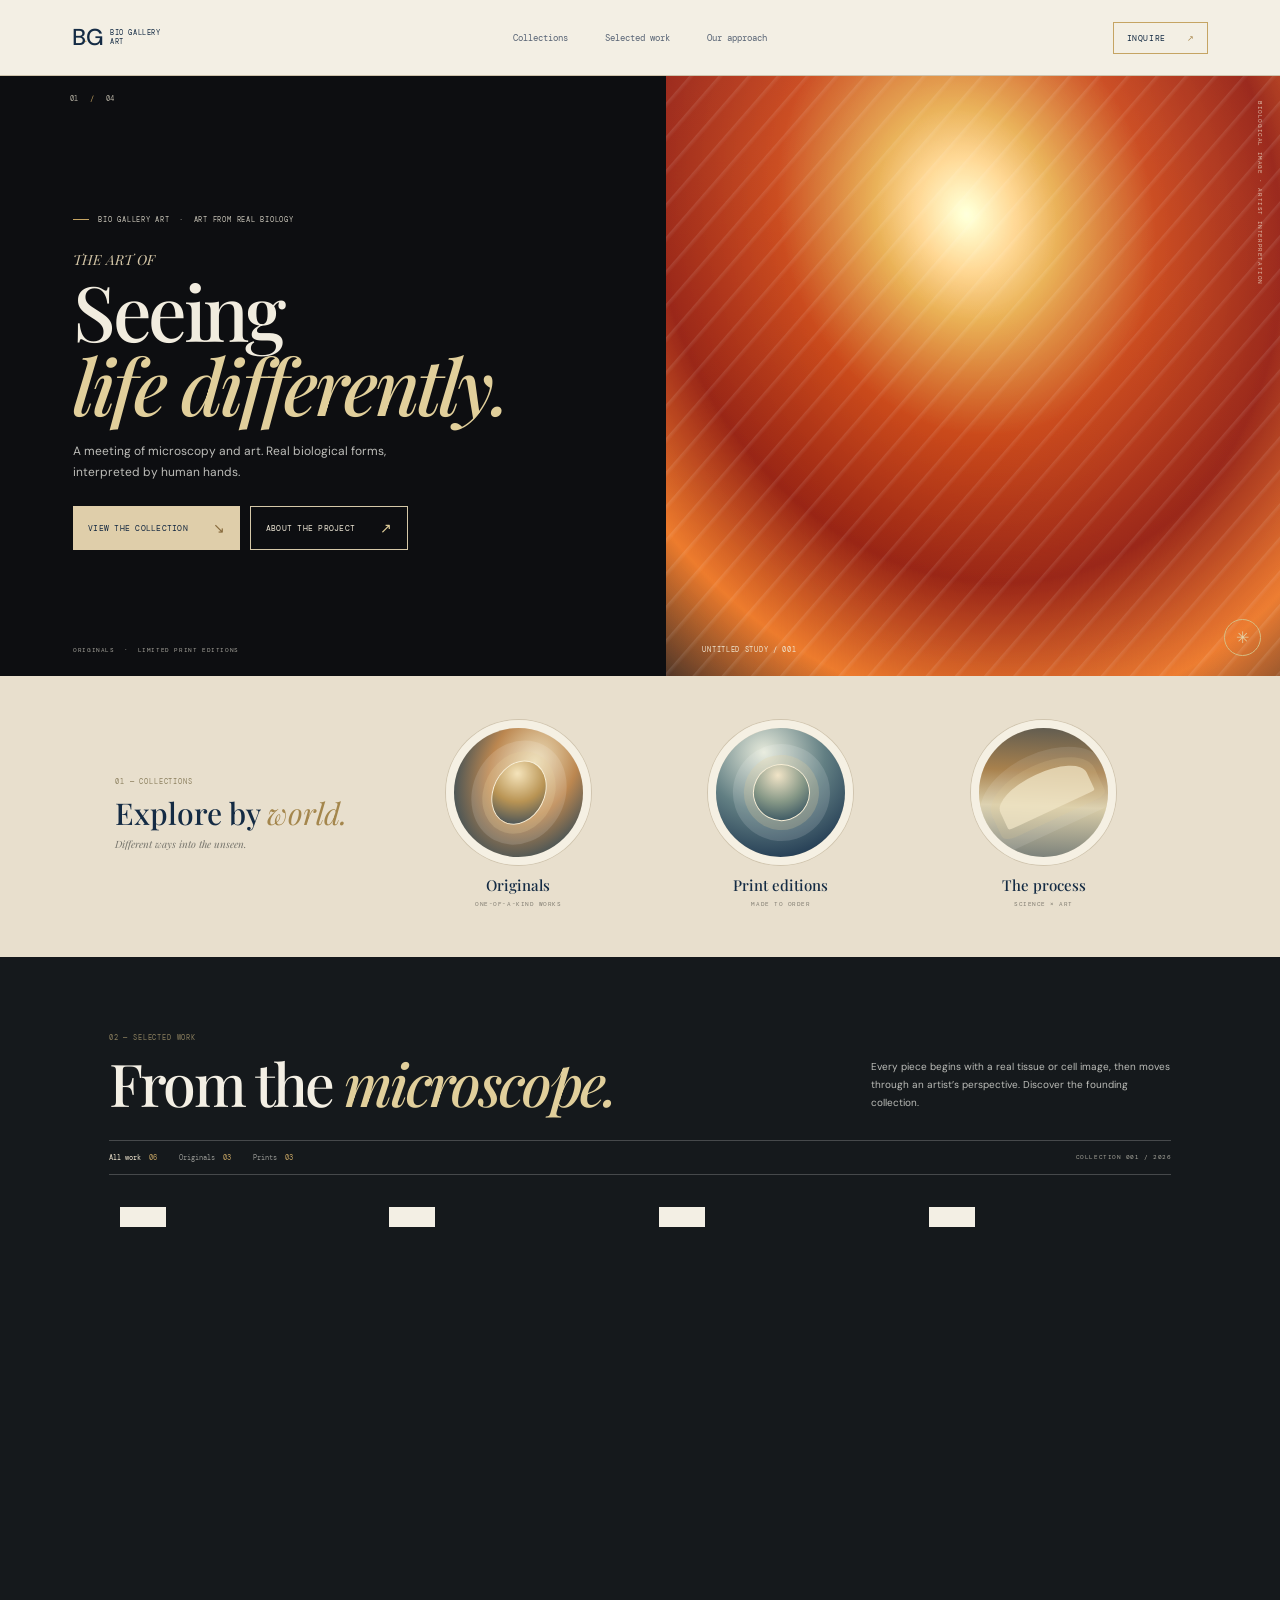
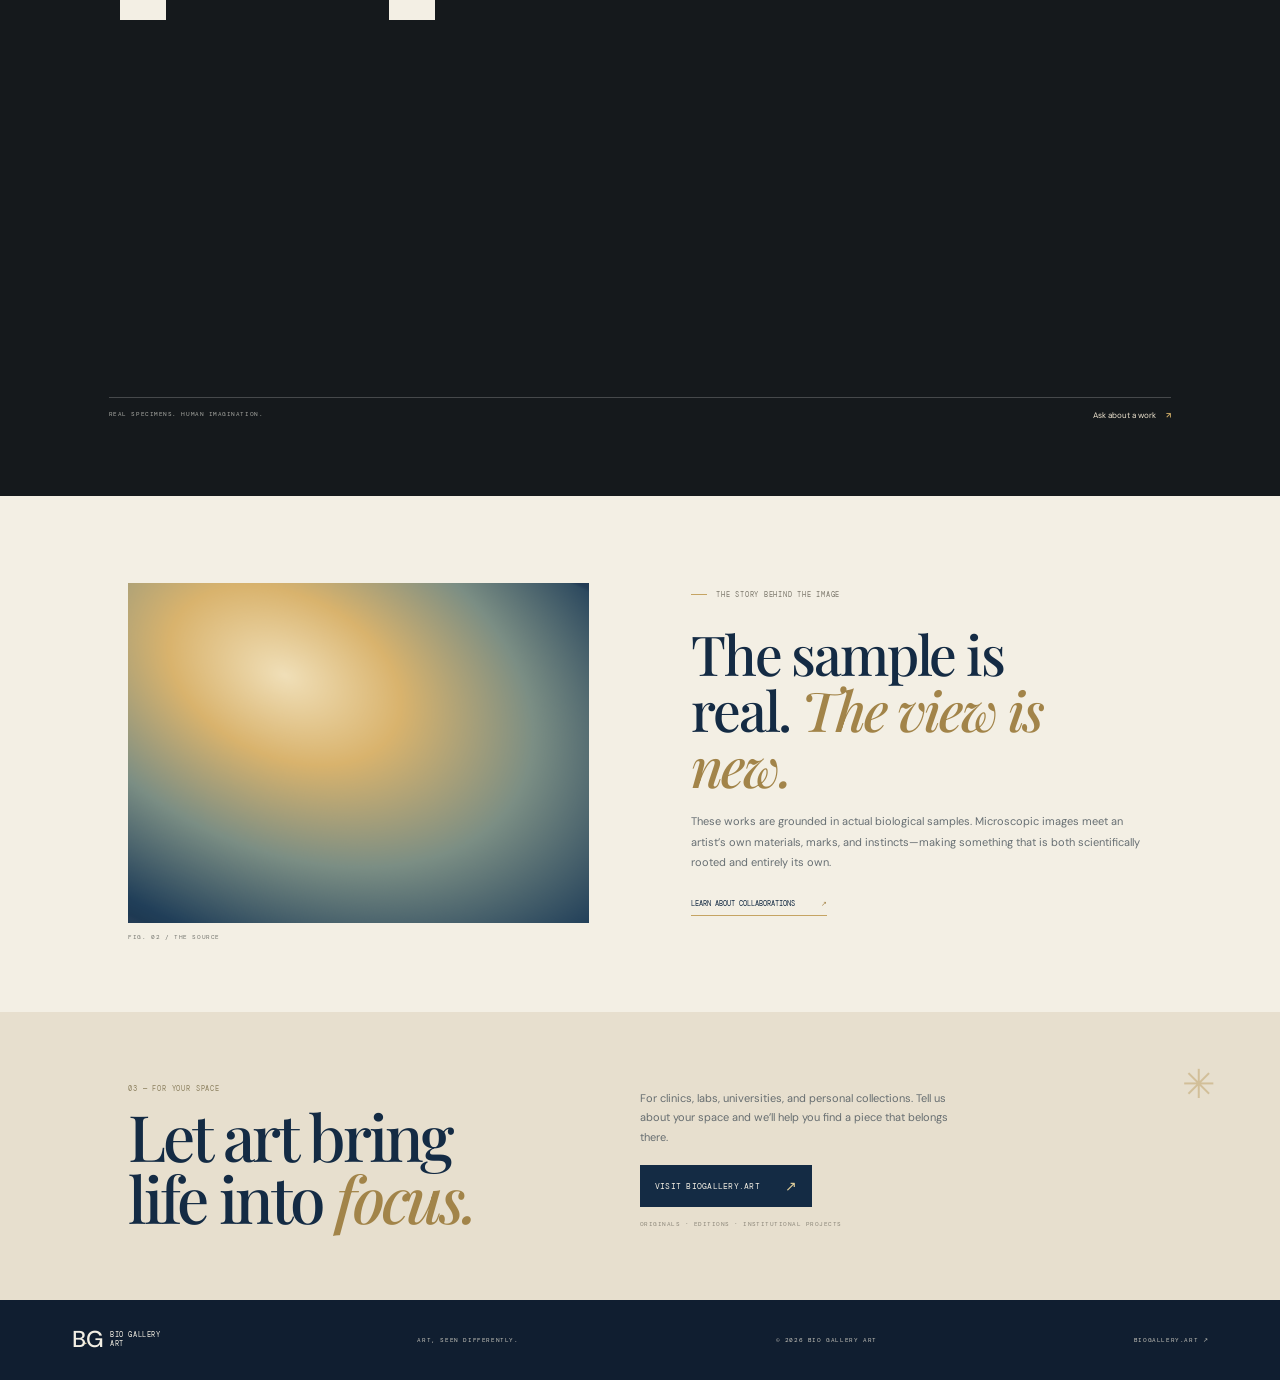
<file: index.html>
<!doctype html>
<html lang="en">
<head>
  <meta charset="utf-8"><meta name="viewport" content="width=device-width, initial-scale=1"><meta name="theme-color" content="#172d45">
  <meta name="description" content="Artworks shaped by biology, microscopy, and human imagination.">
  <title>Bio Gallery Art — Original works from the living world</title>
  <link rel="preconnect" href="https://fonts.googleapis.com"><link rel="preconnect" href="https://fonts.gstatic.com" crossorigin>
  <link href="https://fonts.googleapis.com/css2?family=DM+Mono:wght@400;500&family=DM+Sans:wght@400;500;600;700&family=Playfair+Display:ital,wght@0,500;0,600;1,500;1,600&display=swap" rel="stylesheet">
  <link rel="stylesheet" href="portfolio.css"><script src="portfolio.js" defer></script>
</head>
<body>
  <header class="site-header"><a class="brand" href="#top" aria-label="Bio Gallery Art home"><span class="brand-mark">B<span>·</span>G</span><span>BIO GALLERY<br>ART</span></a><nav class="navigation"><a href="#collections">Collections</a><a href="#works">Selected work</a><a href="#about">Our approach</a></nav><a class="header-link" href="#contact">Inquire <span>↗</span></a><button class="nav-toggle" aria-label="Open navigation" aria-expanded="false"><i></i><i></i></button></header>
  <main id="top">
    <section class="hero"><div class="hero-copy"><p class="micro-label"><span></span> BIO GALLERY ART &nbsp;·&nbsp; ART FROM REAL BIOLOGY</p><p class="hero-pretitle">THE ART OF</p><h1>Seeing<br><em>life differently.</em></h1><p class="hero-description">A meeting of microscopy and art. Real biological forms, interpreted by human hands.</p><div class="hero-buttons"><a class="button button-gold" href="#works">View the collection <b>↘</b></a><a class="button button-outline" href="#about">About the project <b>↗</b></a></div><div class="hero-smallprint">ORIGINALS &nbsp;·&nbsp; LIMITED PRINT EDITIONS</div></div><div class="hero-art"><div class="painting painting-hero" data-art="hero" role="img" aria-label="Expressive abstract artwork inspired by cellular forms"></div><span class="art-caption">UNTITLED STUDY / 001</span><span class="art-caption-vertical">BIOLOGICAL IMAGE · ARTIST INTERPRETATION</span><div class="gold-corner">✳</div></div><span class="hero-count">01 <i>/</i> 04</span></section>
    <section class="collections" id="collections"><div class="collections-heading"><p class="section-number">01 — COLLECTIONS</p><h2>Explore by <em>world.</em></h2><p>Different ways into the unseen.</p></div><div class="collection-circles"><a class="collection-circle" href="#works" data-go-filter="original"><span class="circle-art circle-abstract" data-art="circleA"></span><span class="circle-name">Originals</span><span class="circle-sub">ONE-OF-A-KIND WORKS</span></a><a class="collection-circle" href="#works" data-go-filter="print"><span class="circle-art circle-cell" data-art="circleB"></span><span class="circle-name">Print editions</span><span class="circle-sub">MADE TO ORDER</span></a><a class="collection-circle" href="#about"><span class="circle-art circle-landscape" data-art="circleC"></span><span class="circle-name">The process</span><span class="circle-sub">SCIENCE × ART</span></a></div></section>
    <section class="works" id="works"><div class="works-heading"><div><p class="section-number">02 — SELECTED WORK</p><h2>From the <em>microscope.</em></h2></div><div class="works-intro"><p>Every piece begins with a real tissue or cell image, then moves through an artist’s perspective. Discover the founding collection.</p></div></div><div class="work-filter"><button class="active" data-filter="all">All work <span>06</span></button><button data-filter="original">Originals <span>03</span></button><button data-filter="print">Prints <span>03</span></button><span class="work-caption">COLLECTION 001 / 2026</span></div><div class="artwork-grid" id="artwork-grid"></div><div class="works-bottom"><span>REAL SPECIMENS. HUMAN IMAGINATION.</span><a href="#contact">Ask about a work <b>↗</b></a></div></section>
    <section class="about" id="about"><div class="about-visual"><div class="painting painting-about" data-art="about" role="img" aria-label="Detail of a gold and blue abstract biological image"></div><span class="about-figure">FIG. 02 / THE SOURCE</span></div><div class="about-copy"><p class="micro-label"><span></span> THE STORY BEHIND THE IMAGE</p><h2>The sample is<br>real. <em>The view is new.</em></h2><p>These works are grounded in actual biological samples. Microscopic images meet an artist’s own materials, marks, and instincts—making something that is both scientifically rooted and entirely its own.</p><a class="underlined-link" href="#contact">Learn about collaborations <b>↗</b></a></div></section>
    <section class="contact" id="contact"><div><p class="section-number">03 — FOR YOUR SPACE</p><h2>Let art bring<br>life into <em>focus.</em></h2></div><div class="contact-right"><p>For clinics, labs, universities, and personal collections. Tell us about your space and we’ll help you find a piece that belongs there.</p><a href="https://biogallery.art" class="button button-navy">Visit BioGallery.art <b>↗</b></a><span>ORIGINALS · EDITIONS · INSTITUTIONAL PROJECTS</span></div><div class="contact-star">✳</div></section>
  </main>
  <footer class="footer"><a class="brand" href="#top"><span class="brand-mark">B<span>·</span>G</span><span>BIO GALLERY<br>ART</span></a><span>ART, SEEN DIFFERENTLY.</span><span>© 2026 BIO GALLERY ART</span><a href="https://biogallery.art">BIOGALLERY.ART ↗</a></footer>
  <dialog class="art-dialog" id="art-dialog"><button class="dialog-close" aria-label="Close artwork details">×</button><div class="dialog-layout"></div></dialog>
</body></html>
</file>
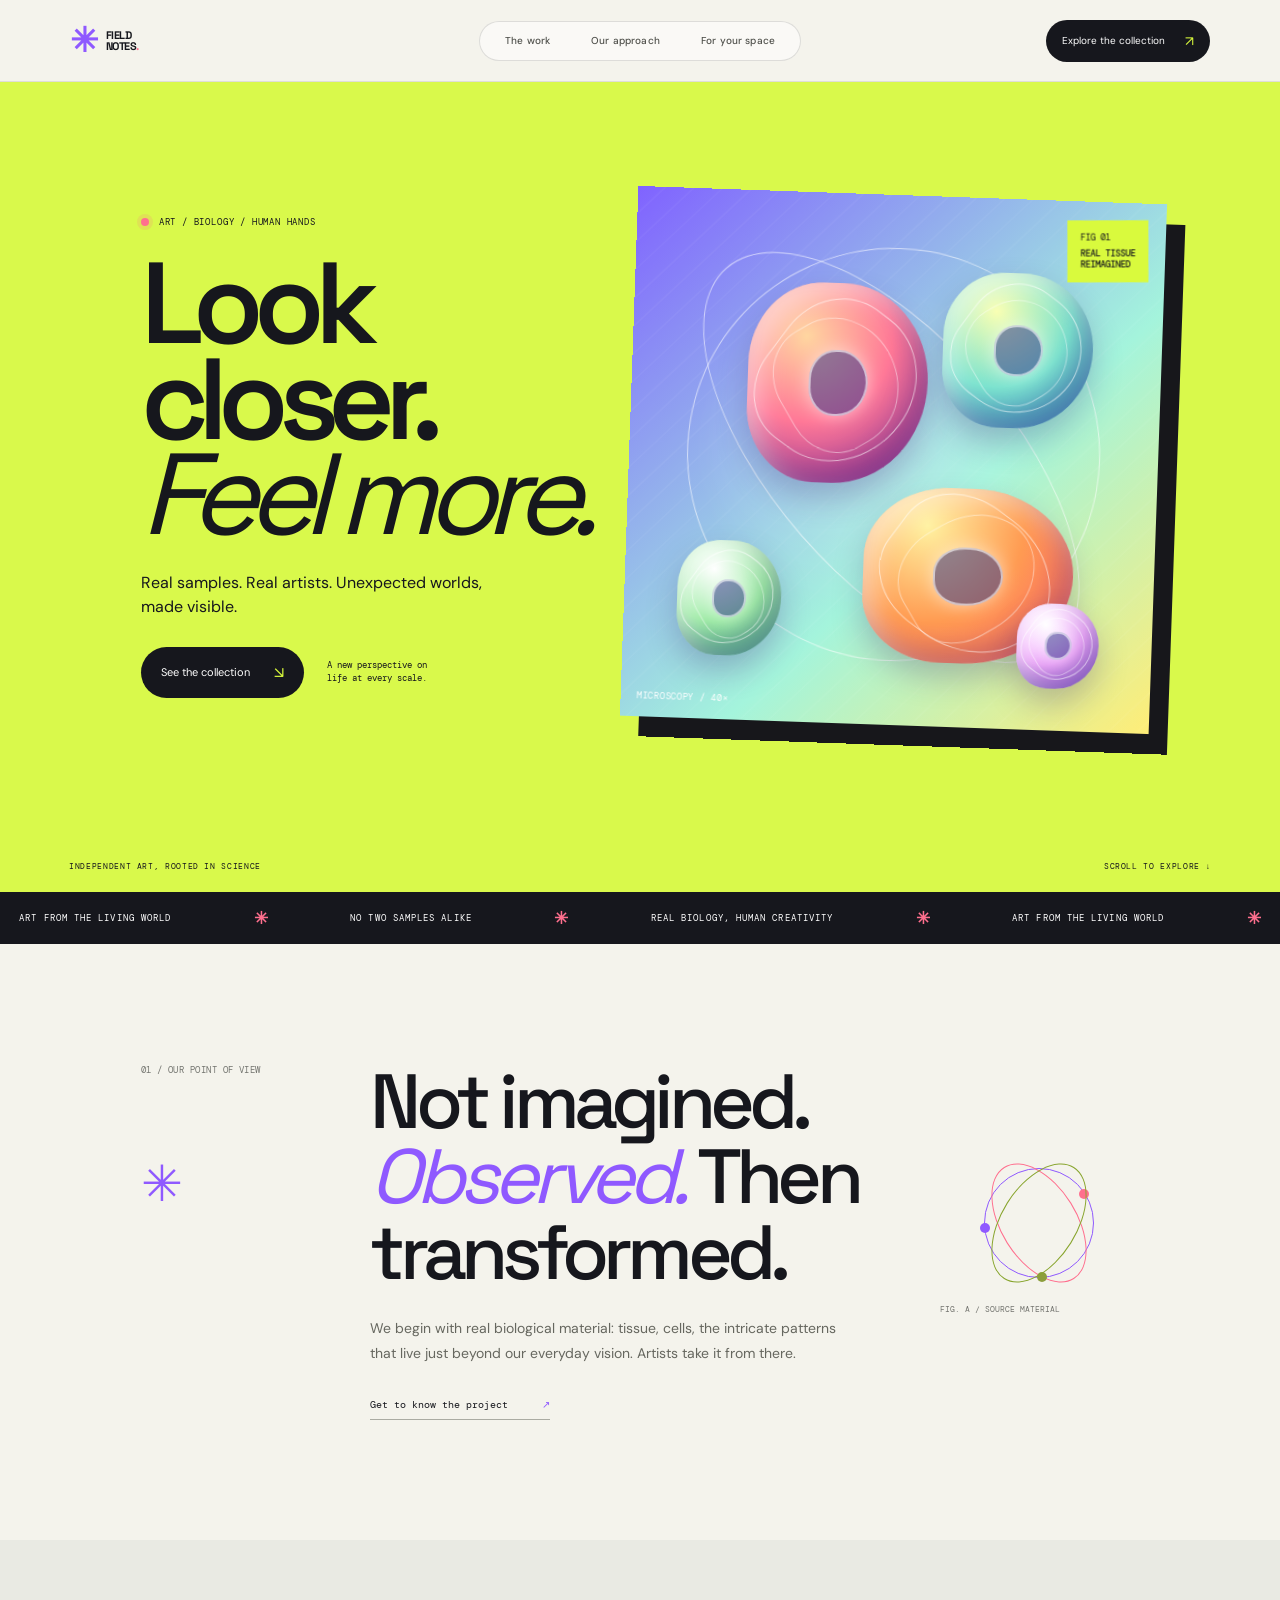
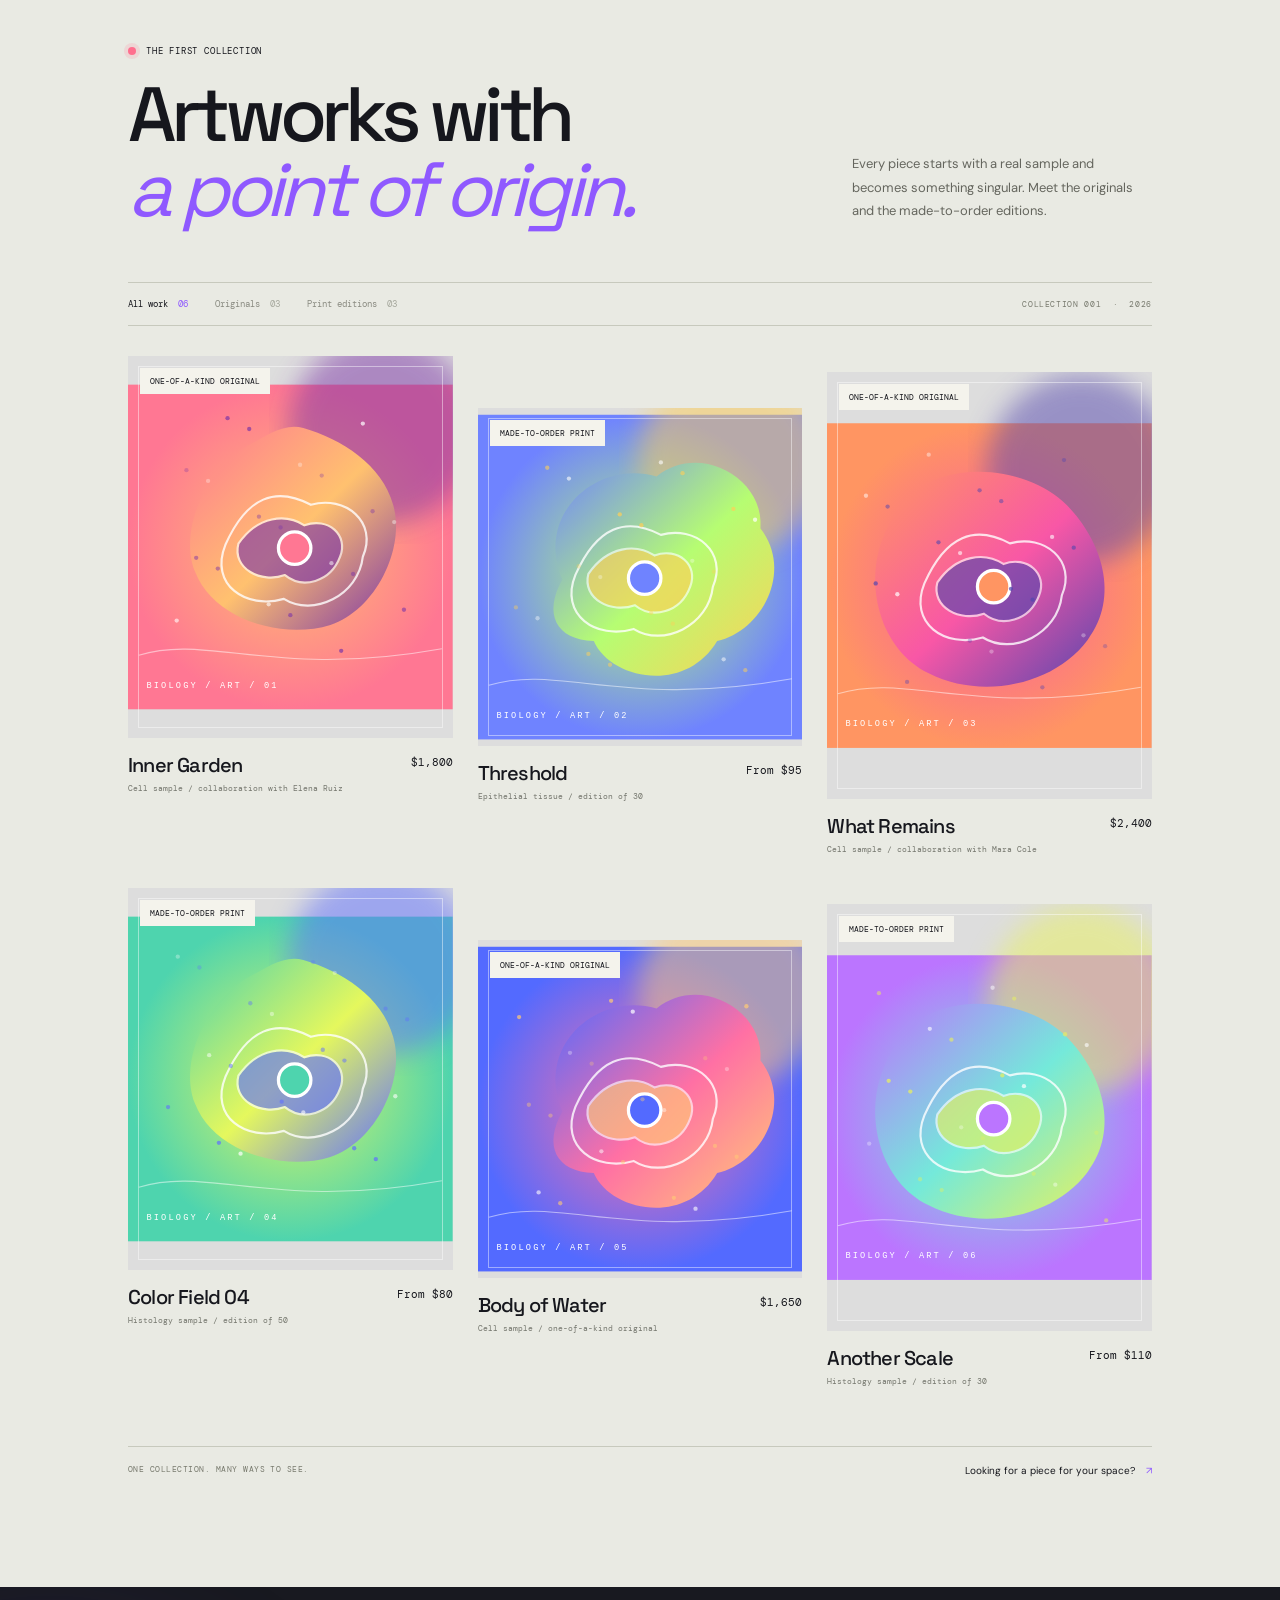
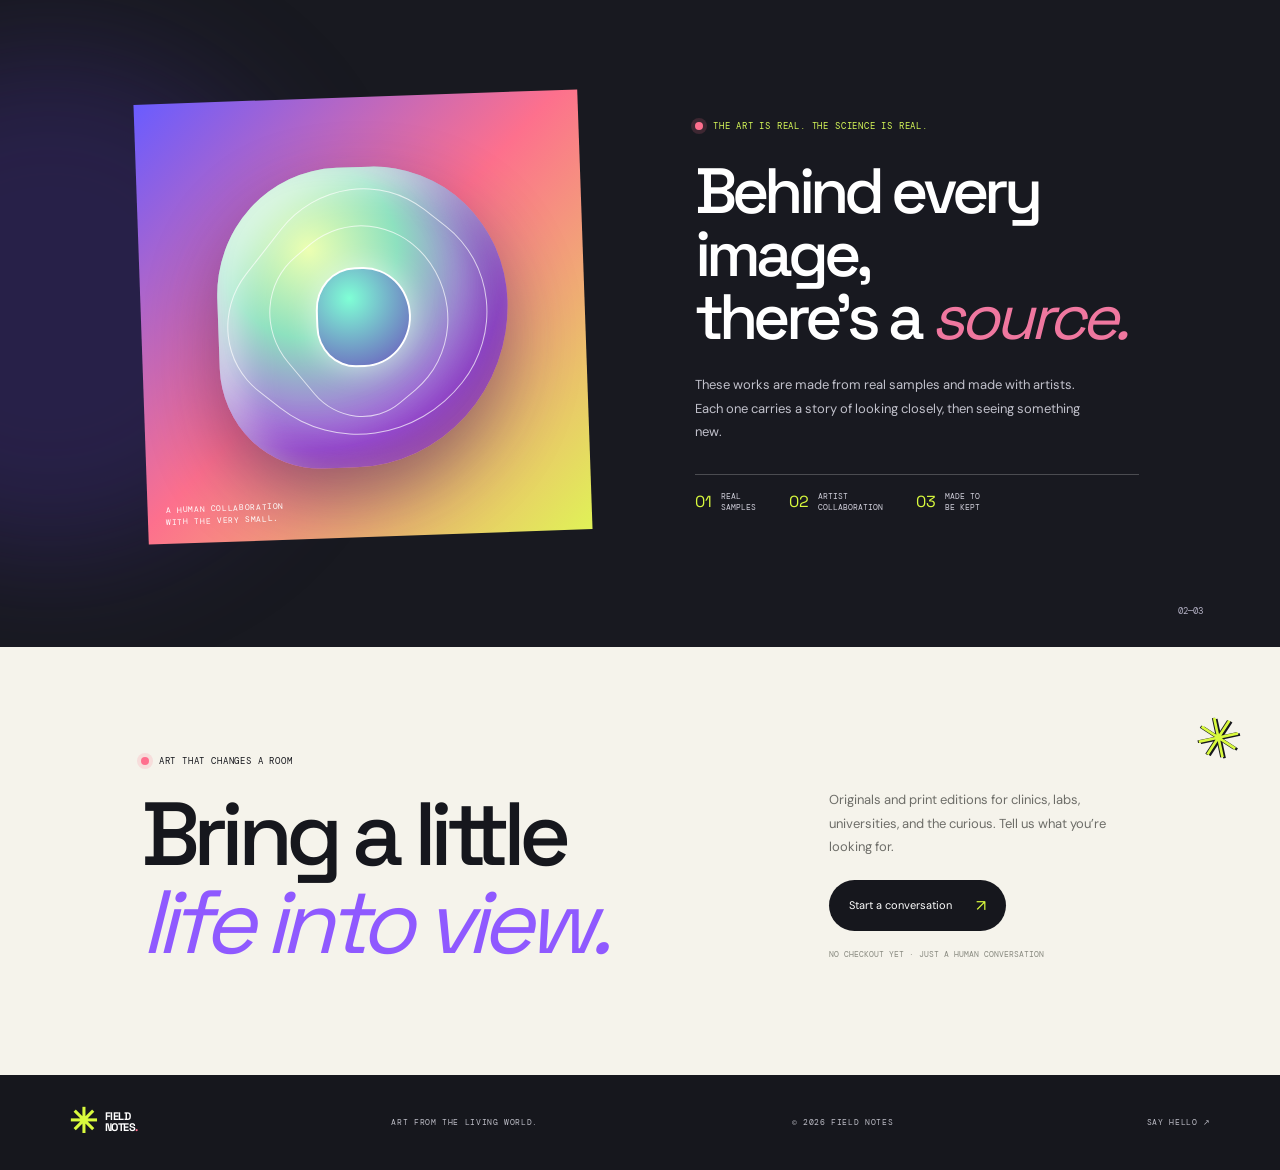
<file: concept.html>
<!doctype html>
<html lang="en">
<head>
  <meta charset="utf-8">
  <meta name="viewport" content="width=device-width, initial-scale=1">
  <meta name="theme-color" content="#f4f3ec">
  <meta name="description" content="Biology, seen differently. Original artworks and editions born from real microscopy.">
  <title>FIELD NOTES — Art from the living world</title>
  <link rel="preconnect" href="https://fonts.googleapis.com">
  <link rel="preconnect" href="https://fonts.gstatic.com" crossorigin>
  <link href="https://fonts.googleapis.com/css2?family=DM+Mono:wght@400;500&family=DM+Sans:wght@400;500;600;700&family=Space+Grotesk:wght@400;500;600;700&display=swap" rel="stylesheet">
  <link rel="stylesheet" href="concept.css">
  <script src="concept.js" defer></script>
</head>
<body>
  <header class="topbar"><a class="brand" href="#top" aria-label="Field Notes home"><span class="brand-icon">✳</span><span>FIELD<br>NOTES<span class="brand-period">.</span></span></a><nav class="nav"><a href="#work">The work</a><a href="#method">Our approach</a><a href="#contact">For your space</a></nav><a class="top-cta" href="#work">Explore the collection <span>↗</span></a><button class="menu" aria-label="Open menu" aria-expanded="false"><i></i><i></i></button></header>
  <main id="top">
    <section class="hero">
      <div class="hero-noise"></div><div class="hero-copy"><p class="eyebrow"><span class="pulse"></span> ART / BIOLOGY / HUMAN HANDS</p><h1>Look closer.<br><span>Feel more.</span></h1><p class="hero-lede">Real samples. Real artists. Unexpected worlds, made visible.</p><div class="hero-actions"><a class="pill-button" href="#work">See the collection <span>↘</span></a><span class="hero-caption">A new perspective on life at every scale.</span></div></div>
      <div class="hero-visual" aria-label="Abstract colorful cell inspired illustration"><div class="orbit orbit-a"></div><div class="orbit orbit-b"></div><div class="hero-cell cell-one"><span></span></div><div class="hero-cell cell-two"><span></span></div><div class="hero-cell cell-three"><span></span></div><div class="hero-cell cell-four"><span></span></div><div class="hero-cell cell-five"><span></span></div><div class="hero-chip">FIG 01 <b>REAL TISSUE<br>REIMAGINED</b></div><div class="hero-side">MICROSCOPY / 40×</div></div>
      <div class="hero-bottom"><span>INDEPENDENT ART, ROOTED IN SCIENCE</span><span>SCROLL TO EXPLORE ↓</span></div>
    </section>
    <section class="ticker"><div class="ticker-track"><span>ART FROM THE LIVING WORLD</span><b>✳</b><span>NO TWO SAMPLES ALIKE</span><b>✳</b><span>REAL BIOLOGY, HUMAN CREATIVITY</span><b>✳</b><span>ART FROM THE LIVING WORLD</span><b>✳</b></div></section>
    <section class="intro" id="method"><div class="intro-label"><span>01 / OUR POINT OF VIEW</span><span class="asterisk">✳</span></div><div class="intro-main"><h2>Not imagined.<br><em>Observed.</em> Then transformed.</h2><p>We begin with real biological material: tissue, cells, the intricate patterns that live just beyond our everyday vision. Artists take it from there.</p><a class="underlink" href="#contact">Get to know the project <span>↗</span></a></div><div class="intro-aside"><div class="mini-orbit"><i></i><i></i><i></i></div><span>FIG. A / SOURCE MATERIAL</span></div></section>
    <section class="work" id="work"><div class="work-head"><div><p class="eyebrow"><span class="pulse"></span> THE FIRST COLLECTION</p><h2>Artworks with<br><em>a point of origin.</em></h2></div><p class="work-intro">Every piece starts with a real sample and becomes something singular. Meet the originals and the made-to-order editions.</p></div><div class="work-controls"><div class="filter-list" role="group" aria-label="Filter artworks"><button class="filter active" data-filter="all">All work <span>06</span></button><button class="filter" data-filter="original">Originals <span>03</span></button><button class="filter" data-filter="print">Print editions <span>03</span></button></div><span class="work-index">COLLECTION 001 &nbsp;·&nbsp; 2026</span></div><div class="art-grid" id="art-grid"></div><div class="work-foot"><span>ONE COLLECTION. MANY WAYS TO SEE.</span><a href="#contact">Looking for a piece for your space? <span>↗</span></a></div></section>
    <section class="manifesto"><div class="manifesto-art"><div class="big-cell"><span></span></div><span class="manifesto-tag">A HUMAN COLLABORATION<br>WITH THE VERY SMALL.</span></div><div class="manifesto-copy"><p class="eyebrow"><span class="pulse"></span> THE ART IS REAL. THE SCIENCE IS REAL.</p><h2>Behind every image,<br>there's a <em>source.</em></h2><p>These works are made from real samples and made with artists. Each one carries a story of looking closely, then seeing something new.</p><div class="facts"><div><b>01</b><span>REAL<br>SAMPLES</span></div><div><b>02</b><span>ARTIST<br>COLLABORATION</span></div><div><b>03</b><span>MADE TO<br>BE KEPT</span></div></div></div><span class="manifesto-index">02—03</span></section>
    <section class="contact" id="contact"><div><p class="eyebrow"><span class="pulse"></span> ART THAT CHANGES A ROOM</p><h2>Bring a little<br><em>life into view.</em></h2></div><div class="contact-side"><p>Originals and print editions for clinics, labs, universities, and the curious. Tell us what you’re looking for.</p><a class="pill-button dark" href="mailto:hello@fieldnotes.art?subject=Artwork%20inquiry">Start a conversation <span>↗</span></a><small>NO CHECKOUT YET · JUST A HUMAN CONVERSATION</small></div><span class="contact-flower">✳</span></section>
  </main>
  <footer class="footer"><a class="brand footer-brand" href="#top"><span class="brand-icon">✳</span><span>FIELD<br>NOTES<span class="brand-period">.</span></span></a><span>ART FROM THE LIVING WORLD.</span><span>© 2026 FIELD NOTES</span><a href="mailto:hello@fieldnotes.art">SAY HELLO ↗</a></footer>
  <dialog class="art-dialog" id="art-dialog"><button class="dialog-x" aria-label="Close artwork details">×</button><div class="dialog-inner"></div></dialog>
</body>
</html>
</file>
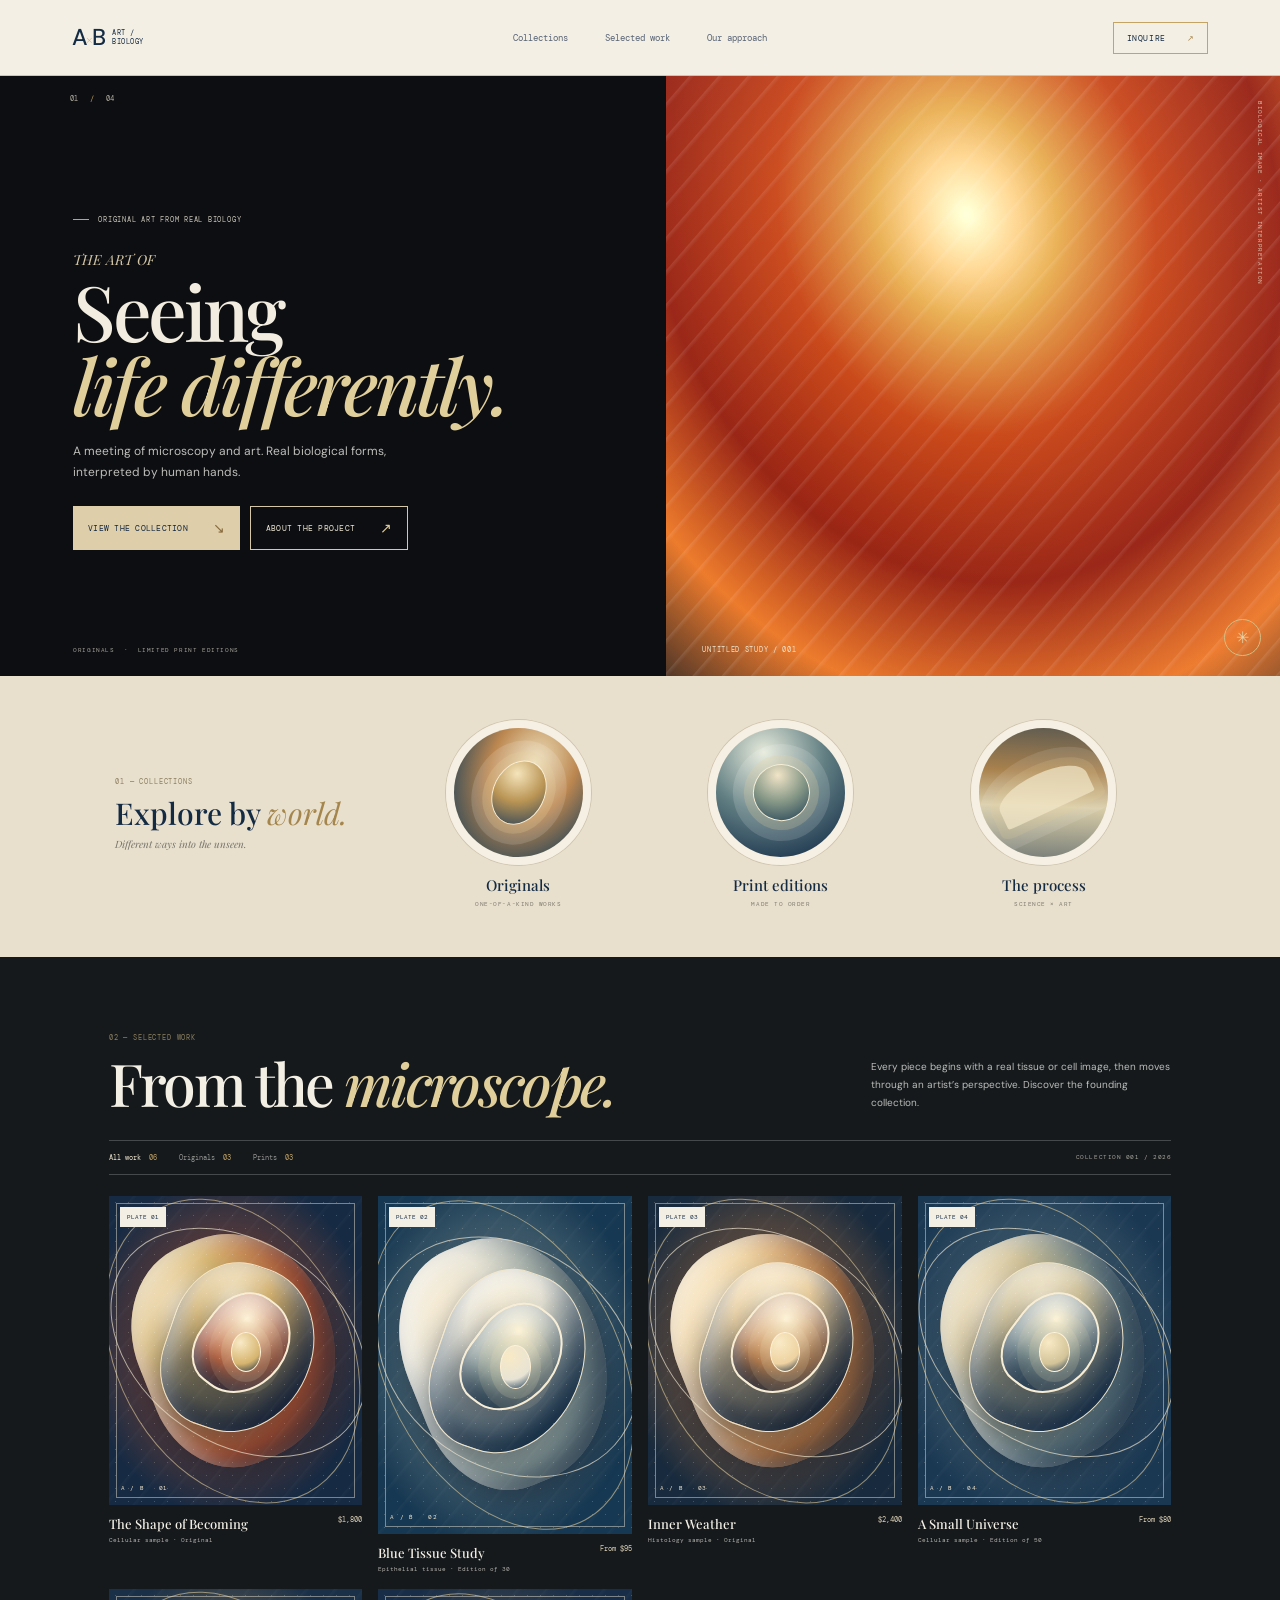
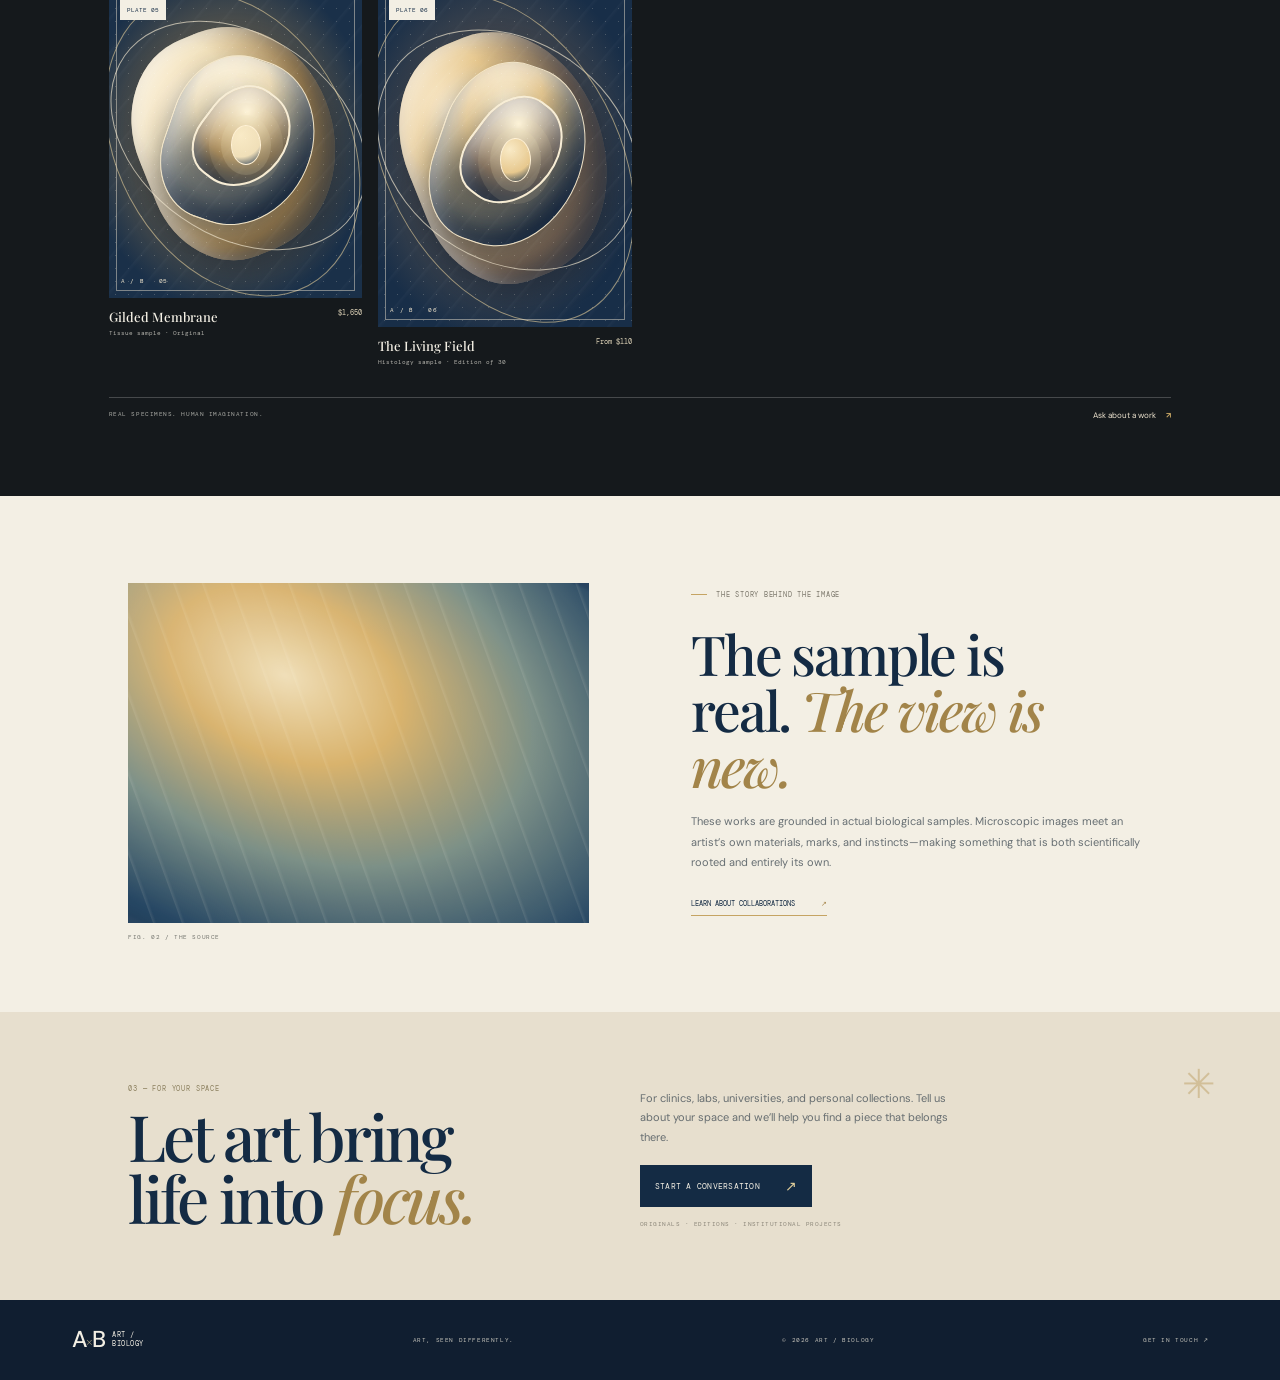
<file: portfolio.html>
<!doctype html>
<html lang="en">
<head>
  <meta charset="utf-8"><meta name="viewport" content="width=device-width, initial-scale=1"><meta name="theme-color" content="#172d45">
  <meta name="description" content="Artworks shaped by biology, microscopy, and human imagination.">
  <title>Art / Biology — Selected works</title>
  <link rel="preconnect" href="https://fonts.googleapis.com"><link rel="preconnect" href="https://fonts.gstatic.com" crossorigin>
  <link href="https://fonts.googleapis.com/css2?family=DM+Mono:wght@400;500&family=DM+Sans:wght@400;500;600;700&family=Playfair+Display:ital,wght@0,500;0,600;1,500;1,600&display=swap" rel="stylesheet">
  <link rel="stylesheet" href="portfolio.css"><script src="portfolio.js" defer></script>
</head>
<body>
  <header class="site-header"><a class="brand" href="#top" aria-label="Art and Biology home"><span class="brand-mark">A<span>×</span>B</span><span>ART /<br>BIOLOGY</span></a><nav class="navigation"><a href="#collections">Collections</a><a href="#works">Selected work</a><a href="#about">Our approach</a></nav><a class="header-link" href="#contact">Inquire <span>↗</span></a><button class="nav-toggle" aria-label="Open navigation" aria-expanded="false"><i></i><i></i></button></header>
  <main id="top">
    <section class="hero"><div class="hero-copy"><p class="micro-label"><span></span> ORIGINAL ART FROM REAL BIOLOGY</p><p class="hero-pretitle">THE ART OF</p><h1>Seeing<br><em>life differently.</em></h1><p class="hero-description">A meeting of microscopy and art. Real biological forms, interpreted by human hands.</p><div class="hero-buttons"><a class="button button-gold" href="#works">View the collection <b>↘</b></a><a class="button button-outline" href="#about">About the project <b>↗</b></a></div><div class="hero-smallprint">ORIGINALS &nbsp;·&nbsp; LIMITED PRINT EDITIONS</div></div><div class="hero-art"><div class="painting painting-hero" data-art="hero" role="img" aria-label="Expressive abstract artwork inspired by cellular forms"></div><span class="art-caption">UNTITLED STUDY / 001</span><span class="art-caption-vertical">BIOLOGICAL IMAGE · ARTIST INTERPRETATION</span><div class="gold-corner">✳</div></div><span class="hero-count">01 <i>/</i> 04</span></section>
    <section class="collections" id="collections"><div class="collections-heading"><p class="section-number">01 — COLLECTIONS</p><h2>Explore by <em>world.</em></h2><p>Different ways into the unseen.</p></div><div class="collection-circles"><a class="collection-circle" href="#works" data-go-filter="original"><span class="circle-art circle-abstract" data-art="circleA"></span><span class="circle-name">Originals</span><span class="circle-sub">ONE-OF-A-KIND WORKS</span></a><a class="collection-circle" href="#works" data-go-filter="print"><span class="circle-art circle-cell" data-art="circleB"></span><span class="circle-name">Print editions</span><span class="circle-sub">MADE TO ORDER</span></a><a class="collection-circle" href="#about"><span class="circle-art circle-landscape" data-art="circleC"></span><span class="circle-name">The process</span><span class="circle-sub">SCIENCE × ART</span></a></div></section>
    <section class="works" id="works"><div class="works-heading"><div><p class="section-number">02 — SELECTED WORK</p><h2>From the <em>microscope.</em></h2></div><div class="works-intro"><p>Every piece begins with a real tissue or cell image, then moves through an artist’s perspective. Discover the founding collection.</p></div></div><div class="work-filter"><button class="active" data-filter="all">All work <span>06</span></button><button data-filter="original">Originals <span>03</span></button><button data-filter="print">Prints <span>03</span></button><span class="work-caption">COLLECTION 001 / 2026</span></div><div class="artwork-grid" id="artwork-grid"></div><div class="works-bottom"><span>REAL SPECIMENS. HUMAN IMAGINATION.</span><a href="#contact">Ask about a work <b>↗</b></a></div></section>
    <section class="about" id="about"><div class="about-visual"><div class="painting painting-about" data-art="about" role="img" aria-label="Detail of a gold and blue abstract biological image"></div><span class="about-figure">FIG. 02 / THE SOURCE</span></div><div class="about-copy"><p class="micro-label"><span></span> THE STORY BEHIND THE IMAGE</p><h2>The sample is<br>real. <em>The view is new.</em></h2><p>These works are grounded in actual biological samples. Microscopic images meet an artist’s own materials, marks, and instincts—making something that is both scientifically rooted and entirely its own.</p><a class="underlined-link" href="#contact">Learn about collaborations <b>↗</b></a></div></section>
    <section class="contact" id="contact"><div><p class="section-number">03 — FOR YOUR SPACE</p><h2>Let art bring<br>life into <em>focus.</em></h2></div><div class="contact-right"><p>For clinics, labs, universities, and personal collections. Tell us about your space and we’ll help you find a piece that belongs there.</p><a href="mailto:hello@artandbiology.studio?subject=Artwork%20inquiry" class="button button-navy">Start a conversation <b>↗</b></a><span>ORIGINALS · EDITIONS · INSTITUTIONAL PROJECTS</span></div><div class="contact-star">✳</div></section>
  </main>
  <footer class="footer"><a class="brand" href="#top"><span class="brand-mark">A<span>×</span>B</span><span>ART /<br>BIOLOGY</span></a><span>ART, SEEN DIFFERENTLY.</span><span>© 2026 ART / BIOLOGY</span><a href="mailto:hello@artandbiology.studio">GET IN TOUCH ↗</a></footer>
  <dialog class="art-dialog" id="art-dialog"><button class="dialog-close" aria-label="Close artwork details">×</button><div class="dialog-layout"></div></dialog>
</body></html>
</file>
<file: portfolio.css>
:root{--cream:#f3efe4;--sand:#e8dfcc;--navy:#142b44;--blue:#213b58;--gold:#c5a463;--gold-light:#e1cf9b;--ink:#182d42;--muted:#77766e;--line:#d3c9b4;--sans:'DM Sans',Arial,sans-serif;--serif:'Playfair Display',Georgia,serif;--mono:'DM Mono',monospace}*{box-sizing:border-box}html{scroll-behavior:smooth}body{margin:0;background:var(--cream);color:var(--navy);font-family:var(--sans);-webkit-font-smoothing:antialiased}a{color:inherit;text-decoration:none}button{font:inherit}.site-header{height:76px;padding:0 5.6%;display:grid;grid-template-columns:1fr auto 1fr;align-items:center;background:var(--cream);border-bottom:1px solid #cfc4ad;position:sticky;top:0;z-index:10}.brand{display:flex;align-items:center;gap:9px;width:max-content;font:7px/1.22 var(--mono);letter-spacing:.08em}.brand-mark{font:500 23px/.9 var(--sans);letter-spacing:-.14em}.brand-mark span{font:13px var(--serif);color:var(--gold);padding:0 2px}.navigation{display:flex;gap:37px;font:9px var(--mono);color:#586475}.navigation a:hover,.header-link:hover{color:#a17e42}.header-link{justify-self:end;font:8px var(--mono);letter-spacing:.08em;text-transform:uppercase;border:1px solid var(--gold);padding:10px 13px}.header-link span{padding-left:15px;color:#a88548}.nav-toggle{display:none}
.hero{min-height:500px;height:min(600px,calc(100svh - 76px));display:grid;grid-template-columns:52% 48%;position:relative;background:#0d0e11;color:var(--cream);overflow:hidden}.hero-copy{padding:78px 6% 65px 11%;position:relative;z-index:2;display:flex;flex-direction:column;align-items:flex-start;justify-content:center}.micro-label{font:7px var(--mono);letter-spacing:.11em;color:#c9c5b9;display:flex;align-items:center;gap:9px;margin:0 0 26px}.micro-label span{width:16px;height:1px;background:var(--gold)}.hero-pretitle{font:italic 14px var(--serif);color:#d4c6a7;margin:0 0 4px}.hero h1{font:500 clamp(53px,6vw,83px)/.97 var(--serif);letter-spacing:-.045em;margin:0;color:#f1ecdf}.hero h1 em{font-style:italic;color:var(--gold-light)}.hero-description{max-width:355px;font-size:12px;line-height:1.8;color:#bdbdb9;margin:19px 0 22px}.hero-buttons{display:flex;gap:10px}.button{display:inline-flex;align-items:center;gap:25px;padding:12px 15px;font:8px var(--mono);letter-spacing:.03em;text-transform:uppercase;transition:background .2s,color .2s}.button b{font-size:14px;font-weight:400}.button-gold{background:#dfceaa;color:#132841}.button-gold:hover{background:#f0e6cf}.button-gold b{color:#876a3c}.button-outline{border:1px solid #d5c8a8;color:#ede6d5}.button-outline b{color:var(--gold-light)}.button-outline:hover{background:#ffffff16}.hero-smallprint{position:absolute;bottom:22px;left:11%;font:6px var(--mono);letter-spacing:.1em;color:#a8a69e}.hero-art{position:relative;min-width:0;overflow:hidden}.painting{position:relative;overflow:hidden;background-color:#1b2e41}.painting:before{content:'';position:absolute;inset:-10%;background:radial-gradient(ellipse at 46% 49%,#d4b16e 0,#ad5935 24%,#87402f 42%,#342b2e 61%,#101820 79%);filter:blur(1px);transform:rotate(-23deg) scale(1.12)}.painting:after{content:'';position:absolute;inset:0;background:repeating-linear-gradient(119deg,transparent 0 22px,#fff2 23px,transparent 26px),radial-gradient(ellipse at 62% 43%,transparent 30%,#080d19a8 100%);mix-blend-mode:screen;opacity:.65}.painting-hero{position:absolute;inset:0;background:#0d0e11}.painting-hero:before{background:radial-gradient(ellipse at 55% 32%,#fff0d0 0,#d6aa63 13%,#b75430 27%,#8e3427 45%,#d57c3d 61%,#25272b 80%);filter:contrast(1.18) saturate(1.1);transform:rotate(-18deg) scale(1.2)}.painting-hero:after{background:repeating-linear-gradient(131deg,transparent 0 17px,#fff2 18px,transparent 22px),radial-gradient(ellipse at 38% 58%,transparent 18%,#090e17a6 78%);opacity:.75}.art-caption{position:absolute;left:6%;bottom:22px;font:7px var(--mono);letter-spacing:.1em;color:#f0e6d1}.art-caption-vertical{position:absolute;right:16px;top:25px;writing-mode:vertical-rl;font:6px var(--mono);letter-spacing:.1em;color:#f0e6d1c9}.gold-corner{position:absolute;right:19px;bottom:20px;width:37px;height:37px;border:1px solid #d6bd83;border-radius:50%;display:grid;place-items:center;color:#e4d3a9;font-size:16px}.hero-count{position:absolute;top:18px;left:5.5%;font:7px var(--mono);color:#b6b1a4;z-index:3}.hero-count i{font-style:normal;color:var(--gold);padding:0 8px}
.collections{padding:44px 9% 49px;background:#e8dfcd;display:grid;grid-template-columns:24% 1fr;gap:30px;align-items:center}.collections-heading .section-number,.section-number{font:7px var(--mono);letter-spacing:.12em;color:#8c805f;margin:0 0 12px}.collections-heading h2{font:500 30px/1.05 var(--serif);margin:0 0 8px}.collections-heading h2 em{font-weight:400;color:#a4864c}.collections-heading>p:last-child{font:italic 10px var(--serif);color:#74736b;margin:0}.collection-circles{display:grid;grid-template-columns:repeat(3,1fr);gap:20px}.collection-circle{display:flex;flex-direction:column;align-items:center;text-align:center}.circle-art{width:min(17vw,145px);height:min(17vw,145px);border:8px solid #f5f0e3;border-radius:50%;position:relative;overflow:hidden;box-shadow:0 0 0 1px #d0c5af;transition:transform .3s}.collection-circle:hover .circle-art{transform:translateY(-5px) scale(1.03)}.circle-art:before,.circle-art:after{content:'';position:absolute;inset:-15%;background:radial-gradient(ellipse at 50% 30%,#eee1bd,#bc8750 35%,#1b4058 74%);transform:rotate(27deg)}.circle-art:after{inset:24% 30%;border-radius:50%;border:1px solid #f8eed5;background:radial-gradient(circle at 30% 25%,#f5e4bb,#b99454 47%,#243e59);box-shadow:0 0 0 9px #e6cf9c3b,0 0 0 20px #fff2}.circle-cell:before{background:radial-gradient(ellipse at 30% 33%,#e6eadb,#627f83 37%,#152d49 75%)}.circle-cell:after{inset:28%;background:radial-gradient(circle at 30% 25%,#f1e4c7,#859786 48%,#173751)}.circle-landscape:before{background:linear-gradient(155deg,#173654,#a8814d 40%,#d9cda8 56%,#263c51)}.circle-landscape:after{inset:35% 13%;background:#f1e5c6;border:0;border-radius:50% 50% 4% 5%;transform:rotate(-25deg);opacity:.8}.circle-name{font:500 15px var(--serif);margin-top:10px}.circle-sub{font:6px var(--mono);letter-spacing:.09em;color:#7e7a6f;margin-top:5px}
.works{padding:76px 8.5% 76px;background:#15191c;color:var(--cream)}.works-heading{display:flex;justify-content:space-between;align-items:end;margin-bottom:28px}.works-heading h2{font:500 clamp(38px,5vw,59px)/.98 var(--serif);letter-spacing:-.045em;margin:0}.works-heading h2 em{color:var(--gold-light)}.works-intro{max-width:300px}.works-intro p{font-size:10px;line-height:1.8;color:#bcbdb9;margin:0}.work-filter{display:flex;align-items:center;gap:22px;border-block:1px solid #ffffff35;padding:12px 0;margin-bottom:21px}.work-filter button{border:0;background:none;color:#969793;font:7px var(--mono);cursor:pointer;padding:0}.work-filter button.active{color:#f2e8d2}.work-filter button span{color:var(--gold);padding-left:4px}.work-caption{margin-left:auto;font:6px var(--mono);letter-spacing:.09em;color:#aaa99f}.artwork-grid{display:grid;grid-template-columns:repeat(4,minmax(0,1fr));gap:16px}.piece{min-width:0;cursor:pointer}.piece-visual{position:relative;overflow:hidden;aspect-ratio:.82;background:#243c51}.piece:nth-child(4n+2) .piece-visual{aspect-ratio:.75}.piece-art{position:absolute;inset:0;transition:transform .5s}.piece:hover .piece-art{transform:scale(1.04)}.piece-art:before,.piece-art:after{content:'';position:absolute;inset:-12%;background:radial-gradient(ellipse at 40% 39%,#e8d09b 0,#bf8e56 19%,#944934 35%,#353239 62%,#131a22 78%);transform:rotate(27deg)}.piece-art:after{inset:12% 20%;border-radius:50%;border:1px solid #f4ead4;background:radial-gradient(ellipse at 30% 25%,#fff0cd,#d1aa6c 44%,#28465d 78%);box-shadow:0 0 0 20px #d6bd8530,0 0 0 37px #fff1;opacity:.9}.piece:nth-child(3n+2) .piece-art:before{background:radial-gradient(ellipse at 55% 35%,#e9e4d1,#86958b 25%,#455d68 48%,#182e42 78%)}.piece:nth-child(3n+2) .piece-art:after{inset:18% 10%;transform:rotate(42deg);background:radial-gradient(ellipse at 34% 24%,#fff3d5,#9fa897 40%,#1d4159 77%)}.piece:nth-child(3n) .piece-art:before{background:radial-gradient(ellipse at 48% 47%,#eed9ab,#bb7043 26%,#283d52 58%,#101c2c 78%)}.piece:nth-child(3n) .piece-art:after{inset:22% 25%;background:radial-gradient(circle at 32% 30%,#fff4d9,#c99856 42%,#25425c 75%)}.piece-visual:after{content:'';position:absolute;inset:7px;border:1px solid #f4ead475;pointer-events:none}.piece-number{position:absolute;top:11px;left:11px;background:var(--cream);color:var(--navy);padding:6px 7px;font:6px var(--mono);z-index:1}.piece-arrow{position:absolute;right:10px;bottom:10px;background:var(--cream);color:var(--navy);width:26px;height:26px;border-radius:50%;display:grid;place-items:center;z-index:1;opacity:0;transition:.2s}.piece:hover .piece-arrow{opacity:1}.piece-info{display:flex;justify-content:space-between;gap:5px;padding-top:10px}.piece-info h3{font:500 13px var(--serif);margin:0 0 4px}.piece-info p{font:6px var(--mono);color:#b5b4ad;margin:0}.piece-price{font:7px var(--mono);color:#ddd2b7;white-space:nowrap}.works-bottom{display:flex;justify-content:space-between;border-top:1px solid #ffffff35;padding-top:12px;margin-top:31px;font:6px var(--mono);letter-spacing:.09em;color:#adaea8}.works-bottom a{font:8px var(--sans);letter-spacing:0;color:#eee4d0}.works-bottom b{color:var(--gold);padding-left:8px}
.about{padding:87px 10% 89px;background:var(--cream);display:grid;grid-template-columns:1fr 1fr;gap:10%;align-items:center}.about-visual{height:340px;position:relative}.painting-about{position:absolute;inset:0;background:#233c55}.painting-about:before{background:radial-gradient(ellipse at 35% 42%,#f0dfb8 0,#d9b36d 20%,#7b8e84 43%,#213f59 67%,#102237 85%);transform:rotate(25deg) scale(1.2)}.painting-about:after{background:repeating-linear-gradient(70deg,transparent 0 23px,#f4e9cc28 24px,transparent 27px),radial-gradient(ellipse at 50% 50%,transparent 25%,#0c1724a8 90%)}.about-figure{position:absolute;bottom:-18px;left:0;font:6px var(--mono);letter-spacing:.1em;color:#72736d}.about-copy .micro-label{color:#7b776b}.about-copy h2{font:500 clamp(38px,4.3vw,55px)/1.02 var(--serif);margin:0;letter-spacing:-.04em}.about-copy h2 em{color:#a28449}.about-copy>p:not(.micro-label){font-size:11px;line-height:1.85;color:#676f73;margin:18px 0}.underlined-link{display:inline-flex;gap:26px;border-bottom:1px solid var(--gold);padding-bottom:7px;font:7px var(--mono);text-transform:uppercase}.underlined-link b{font-weight:400;color:#a8874c}
.contact{background:#e7dfce;padding:72px 10%;display:grid;grid-template-columns:1fr 1fr;align-items:end;position:relative;overflow:hidden}.contact h2{font:500 clamp(43px,5vw,67px)/.96 var(--serif);margin:0;letter-spacing:-.05em}.contact h2 em{color:#a28449}.contact-right{max-width:330px}.contact-right>p{font-size:11px;line-height:1.8;color:#666d70;margin:0 0 17px}.button-navy{background:var(--navy);color:var(--cream)}.button-navy b{color:var(--gold-light)}.button-navy:hover{background:#294764}.contact-right>span{display:block;font:6px var(--mono);color:#898477;margin-top:13px;letter-spacing:.08em}.contact-star{position:absolute;right:5%;top:16%;font-size:40px;color:#bea065;opacity:.5}
.footer{min-height:80px;background:#101e30;color:var(--cream);padding:17px 5.6%;display:flex;justify-content:space-between;align-items:center}.footer .brand-mark span{color:var(--gold-light)}.footer>span,.footer>a:last-child{font:6px var(--mono);letter-spacing:.1em;color:#c8c6bd}.footer>a:last-child:hover{color:var(--gold-light)}.art-dialog{border:0;padding:0;width:min(790px,calc(100% - 30px));max-height:calc(100% - 30px);background:var(--cream);color:var(--navy);box-shadow:0 25px 80px #0008}.art-dialog::backdrop{background:#091827d9;backdrop-filter:blur(4px)}.dialog-close{position:absolute;right:11px;top:11px;border:0;border-radius:50%;width:32px;height:32px;background:var(--cream);font-size:22px;z-index:2;cursor:pointer}.dialog-layout{display:grid;grid-template-columns:1fr 1fr;min-height:440px}.dialog-art{min-height:440px;position:relative;background:#172f49;overflow:hidden}.dialog-art:before,.dialog-art:after{content:'';position:absolute;inset:-10%;background:radial-gradient(ellipse at 45% 35%,#fff0ce,#c89e60 28%,#873e30 50%,#18324c 77%);transform:rotate(30deg)}.dialog-art:after{inset:21%;border:1px solid #fff4;border-radius:50%;background:radial-gradient(ellipse at 30% 25%,#fff4d5,#cdb275 55%,#24445f)}.dialog-copy{padding:11%;align-self:center}.dialog-copy .micro-label{color:#927a4c}.dialog-copy h3{font:500 31px var(--serif);margin:9px 0}.dialog-copy .detail-sub{font:7px var(--mono);color:#777}.dialog-copy p:not(.micro-label){font-size:11px;line-height:1.8;color:#626b70;margin:20px 0}.dialog-copy .detail-price{font:9px var(--mono);margin-bottom:18px}.dialog-copy .button{font-size:7px}
@keyframes fadein{from{opacity:0;transform:translateY(8px)}to{opacity:1;transform:translateY(0)}}
@media(max-width:900px){.hero-copy{padding-left:8%}.hero h1{font-size:clamp(48px,6.5vw,72px)}.collections{padding-left:7%;padding-right:7%;grid-template-columns:28% 1fr}.works{padding-left:7%;padding-right:7%}.about{padding-left:8%;padding-right:8%}}
@media(max-width:650px){.site-header{height:67px;padding:0 5%;display:flex;gap:10px}.brand-mark{font-size:20px}.brand{font-size:6px}.navigation{display:none;position:absolute;top:66px;left:5%;right:5%;padding:8px 15px;background:var(--cream);border:1px solid var(--line);box-shadow:0 13px 28px #13263d24;flex-direction:column;gap:0}.navigation.open{display:flex}.navigation a{padding:13px 3px;border-bottom:1px solid var(--line)}.navigation a:last-child{border:0}.header-link{margin-left:auto;font-size:7px;padding:8px}.header-link span{padding-left:7px}.nav-toggle{display:flex;width:31px;height:31px;border:1px solid #b9975877;border-radius:50%;background:transparent;flex-direction:column;justify-content:center;align-items:center;gap:4px}.nav-toggle i{width:13px;height:1px;background:var(--navy)}.hero{height:auto;min-height:0;grid-template-columns:1fr;padding:48px 7% 45px}.hero-copy{padding:20px 0 20px}.hero h1{font-size:clamp(56px,15vw,82px)}.hero-description{font-size:11px}.hero-smallprint{left:7%;bottom:14px;font-size:5px}.hero-art{height:320px;min-height:320px;grid-row:2}.hero-count{top:11px;left:7%}.art-caption{font-size:6px}.collections{padding:32px 7%;display:block}.collections-heading h2{font-size:29px}.collections-heading>p:last-child{margin-bottom:21px}.collection-circles{gap:9px}.circle-art{width:min(27vw,115px);height:min(27vw,115px);border-width:6px}.circle-name{font-size:12px}.circle-sub{font-size:5px}.works{padding:59px 6%}.works-heading{display:block}.works-heading h2{font-size:43px}.works-intro{margin-top:12px}.work-filter{gap:14px}.work-filter button{font-size:6px}.work-caption{font-size:5px}.artwork-grid{grid-template-columns:repeat(2,minmax(0,1fr));gap:25px 12px}.piece-info h3{font-size:12px}.piece-info p{font-size:5px;line-height:1.45}.piece-price{font-size:6px}.works-bottom{gap:12px;line-height:1.5}.works-bottom a{text-align:right;font-size:7px}.about{padding:64px 7%;grid-template-columns:1fr;gap:31px}.about-visual{height:280px}.about-copy h2{font-size:43px}.contact{padding:61px 7%;grid-template-columns:1fr;gap:24px}.contact h2{font-size:50px}.contact-star{right:6%;top:7%;font-size:30px}.footer{padding:18px 5%;display:grid;grid-template-columns:1fr 1fr;gap:15px}.footer>span:nth-child(2){text-align:right}.footer>a:last-child{text-align:right}.dialog-layout{grid-template-columns:1fr;max-height:85vh;overflow:auto}.dialog-art{min-height:270px;height:270px}.dialog-copy{padding:23px}}
@media(prefers-reduced-motion:reduce){*,*:before,*:after{scroll-behavior:auto!important;animation-duration:.01ms!important;transition-duration:.01ms!important}}
.piece-art{position:absolute;inset:0;background:radial-gradient(ellipse at 47% 48%,var(--p2) 0,var(--p3) 76%);overflow:hidden}.paint-form{position:absolute;display:block;border-radius:47% 53% 58% 42%;box-shadow:inset -13px -15px 27px #0b172d77,inset 11px 9px 20px #fff8,0 13px 24px #101c2c70}.form-a{width:77%;height:74%;left:12%;top:12%;background:radial-gradient(ellipse at 32% 27%,#fff2d8,var(--p1) 28%,var(--p2) 64%,var(--p3));transform:rotate(-22deg)}.form-b{width:57%;height:55%;left:23%;top:22%;background:radial-gradient(ellipse at 35% 25%,#fff5dc,var(--p1) 27%,var(--p3) 77%);border:1px solid #f3e8ce;transform:rotate(19deg);opacity:.95}.form-c{width:34%;height:34%;left:36%;top:31%;background:radial-gradient(circle at 35% 27%,#fff5d9,var(--p2) 56%,var(--p3));border:2px solid #f7edd6;transform:rotate(37deg)}.paint-vein{position:absolute;border:1px solid #f1e6cfad;border-radius:50%;width:110%;height:65%;left:-4%;top:15%;transform:rotate(35deg)}.vein-b{width:92%;height:104%;left:3%;top:-2%;transform:rotate(-28deg);border-color:#e7cf9a99}.paint-cell{position:absolute;width:12%;height:13%;left:48%;top:44%;border-radius:50%;background:radial-gradient(circle at 30% 25%,#f9eac6,var(--p1) 62%,var(--p3));border:1px solid #fff1d4;box-shadow:0 0 0 10px #e9d9b32c,0 0 0 22px #e9d9b21d}.paint-grain{position:absolute;inset:0;background-image:radial-gradient(#f8ebd899 .7px,transparent 1px),repeating-linear-gradient(130deg,transparent 0 18px,#fff1 19px,transparent 22px);background-size:13px 13px,auto;opacity:.35;mix-blend-mode:screen}.paint-signature{position:absolute;bottom:13px;left:12px;font:6px var(--mono);letter-spacing:.12em;color:#f6ead1}.piece-art:before,.piece-art:after{display:none}.dialog-art .piece-art{position:absolute;inset:0}.dialog-art .piece-art .paint-form.form-a{width:78%;height:72%;left:11%;top:13%}
</file>
<file: concept.css>
:root{--paper:#f4f3ec;--ink:#16171d;--muted:#73746f;--line:#d8d8d0;--acid:#d9fa3d;--pink:#ff6f8e;--blue:#5369ff;--violet:#8f59ff;--green:#58d8aa;--orange:#ff9d52;--sans:'DM Sans',Arial,sans-serif;--display:'Space Grotesk',Arial,sans-serif;--mono:'DM Mono',monospace}*{box-sizing:border-box}html{scroll-behavior:smooth}body{margin:0;background:var(--paper);color:var(--ink);font-family:var(--sans);-webkit-font-smoothing:antialiased}a{color:inherit;text-decoration:none}button{font:inherit}.topbar{height:78px;padding:0 5.4%;display:flex;align-items:center;justify-content:space-between;border-bottom:1px solid var(--line);position:sticky;top:0;z-index:8;background:#f4f3eceb;backdrop-filter:blur(14px)}.brand{display:flex;align-items:center;gap:9px;font:700 12px/1 var(--display);letter-spacing:-.04em}.brand-icon{font-size:31px;color:var(--violet);line-height:1}.brand-period{color:var(--pink)}.nav{display:flex;gap:38px;font:10px var(--mono);letter-spacing:.06em}.nav a:hover,.top-cta:hover{color:var(--violet)}.top-cta{font-size:11px}.top-cta span{margin-left:18px;color:var(--violet)}.menu{display:none}.hero{min-height:680px;height:min(810px,calc(100svh - 78px));position:relative;overflow:hidden;display:grid;grid-template-columns:48% 52%;align-items:center;padding:0 9.5% 55px 11%;background:#d9f94b}.hero:before{content:'';position:absolute;inset:0;background-image:radial-gradient(#12131a19 .7px,transparent .7px);background-size:6px 6px;opacity:.42;pointer-events:none}.hero-copy{position:relative;z-index:2;margin-top:-5px}.eyebrow{font:9px var(--mono);letter-spacing:.09em;display:flex;align-items:center;gap:10px;margin:0 0 28px}.pulse{width:8px;height:8px;border-radius:50%;background:var(--pink);box-shadow:0 0 0 4px #ff6f8e2a}.hero h1{font:600 clamp(76px,9vw,132px)/.83 var(--display);letter-spacing:-.09em;margin:0 0 28px}.hero h1 span{font-weight:400;font-style:italic;letter-spacing:-.1em}.hero-lede{font-size:16px;line-height:1.5;max-width:345px;margin:0 0 28px}.hero-actions{display:flex;align-items:center;gap:23px}.pill-button{background:var(--ink);color:white;display:inline-flex;align-items:center;gap:24px;border-radius:40px;padding:15px 20px;font-size:11px;transition:transform .2s,background .2s}.pill-button span{font-size:16px;color:var(--acid)}.pill-button:hover{transform:translateY(-3px);background:var(--violet)}.hero-caption{font:9px var(--mono);max-width:105px;line-height:1.5}.hero-visual{position:relative;width:min(100%,570px);height:min(66vh,530px);min-height:430px;justify-self:end;background:linear-gradient(135deg,#8063ff,#a4f4dc 60%,#ffed77);overflow:hidden;box-shadow:19px 20px 0 #17171b;transform:rotate(2deg)}.hero-visual:before{content:'';position:absolute;inset:0;background:radial-gradient(ellipse at 45% 48%,#fff8 0,transparent 42%),repeating-linear-gradient(135deg,transparent 0 18px,#ffffff19 19px 20px);mix-blend-mode:soft-light}.orbit{position:absolute;border:1px solid #fff9;border-radius:50%;width:78%;height:78%;left:11%;top:10%;transform:rotate(-26deg)}.orbit-b{width:95%;height:45%;left:2%;top:27%;transform:rotate(47deg)}.hero-cell{position:absolute;border-radius:46% 54% 58% 42%;display:grid;place-items:center;box-shadow:inset -13px -15px 25px #23185938,inset 12px 12px 26px #ffffff80,0 15px 30px #38207040;animation:float 7s ease-in-out infinite}.hero-cell:before,.hero-cell:after{content:'';position:absolute;inset:9%;border:1px solid #ffffff91;border-radius:inherit;transform:rotate(35deg)}.hero-cell:after{inset:17%;transform:rotate(-32deg);border-color:#ffffff70}.hero-cell span{width:33%;height:33%;border-radius:48% 52% 55% 45%;background:#34388b88;border:2px solid #ffffff98;box-shadow:0 0 18px #fff8}.cell-one{width:180px;height:200px;left:22%;top:17%;background:radial-gradient(circle at 32% 27%,#ffd6a0,#ff7897 45%,#a13d97 82%)}.cell-two{width:150px;height:155px;right:13%;top:14%;background:radial-gradient(circle at 35% 25%,#f9ffb2,#7ce3cf 50%,#2967bc);animation-delay:-2s}.cell-three{width:210px;height:175px;left:45%;bottom:12%;background:radial-gradient(circle at 30% 22%,#fff2a1,#ff9b52 48%,#fb556e);animation-delay:-3.5s}.cell-four{width:104px;height:115px;left:10%;bottom:12%;background:radial-gradient(circle at 35% 25%,#fff,#9ceca4 48%,#39978c);animation-delay:-1s}.cell-five{width:82px;height:85px;right:10%;bottom:8%;background:radial-gradient(circle at 35% 25%,#fff,#f2a5fe 48%,#7550c8);animation-delay:-4.5s}.hero-chip{position:absolute;right:17px;top:18px;background:var(--acid);padding:11px 13px;font:9px var(--mono);transform:rotate(-2deg)}.hero-chip b{display:block;font-weight:500;margin-top:5px;line-height:1.25}.hero-side{position:absolute;left:16px;bottom:15px;color:white;font:9px var(--mono);letter-spacing:.08em}.hero-bottom{position:absolute;bottom:21px;left:5.4%;right:5.4%;display:flex;justify-content:space-between;font:8px var(--mono);letter-spacing:.08em}.ticker{overflow:hidden;background:var(--ink);color:white;padding:15px 0;white-space:nowrap}.ticker-track{min-width:1000px;display:flex;align-items:center;justify-content:space-around;gap:44px;animation:marquee 32s linear infinite}.ticker span{font:9px var(--mono);letter-spacing:.12em}.ticker b{color:var(--pink);font-size:17px}.intro{padding:120px 11%;display:grid;grid-template-columns:20% 1fr 20%;gap:3%;align-items:start}.intro-label{display:flex;flex-direction:column;gap:75px;font:9px var(--mono);letter-spacing:.05em;color:var(--muted)}.asterisk{font-size:50px;color:var(--violet)}.intro-main h2,.work-head h2,.manifesto h2,.contact h2{font:500 clamp(44px,6vw,78px)/.98 var(--display);letter-spacing:-.075em;margin:0}.intro-main h2 em,.work-head h2 em,.manifesto h2 em,.contact h2 em{font-weight:400;color:var(--violet)}.intro-main p{font-size:14px;line-height:1.8;color:#66675f;max-width:490px;margin:26px 0}.underlink{display:inline-flex;gap:34px;padding-bottom:8px;border-bottom:1px solid #aaaba2;font:10px var(--mono)}.underlink span{color:var(--violet)}.intro-aside{align-self:center}.mini-orbit{width:110px;height:110px;border:1px solid var(--violet);border-radius:50%;position:relative;margin:auto auto 18px}.mini-orbit:before,.mini-orbit:after{content:'';position:absolute;inset:16px -12px;border:1px solid var(--pink);border-radius:50%;transform:rotate(58deg)}.mini-orbit:after{transform:rotate(-58deg);border-color:#88a52e}.mini-orbit i{position:absolute;width:10px;height:10px;border-radius:50%;background:var(--violet);top:50%;left:-5px}.mini-orbit i:nth-child(2){left:auto;right:4px;top:20px;background:var(--pink)}.mini-orbit i:nth-child(3){left:48%;top:auto;bottom:-5px;background:#8c9e3c}.intro-aside>span{font:8px var(--mono);color:var(--muted);white-space:nowrap}.work{padding:105px 10% 110px;background:#e9eae3}.work-head{display:flex;justify-content:space-between;align-items:end;margin-bottom:54px}.work-head .eyebrow{margin-bottom:20px}.work-head h2{font-size:clamp(50px,6vw,82px)}.work-intro{max-width:290px;font-size:13px;line-height:1.8;color:#65665e;margin:0 1% 5px 35px}.work-controls{border-block:1px solid #c7c9bd;padding:15px 0;display:flex;justify-content:space-between;align-items:center;margin-bottom:30px}.filter-list{display:flex;gap:27px}.filter{border:0;background:none;padding:0;font:9px var(--mono);color:#898a80;cursor:pointer}.filter span{color:#a5a79c;margin-left:5px}.filter.active{color:var(--ink)}.filter.active span{color:var(--violet)}.work-index{font:8px var(--mono);color:#77796d;letter-spacing:.08em}.art-grid{display:grid;grid-template-columns:repeat(3,minmax(0,1fr));gap:34px 25px}.art-card{cursor:pointer;animation:fade-up .4s both;min-width:0}.art-card:nth-child(3n+2){margin-top:52px}.art-card:nth-child(3n){margin-top:16px}.art-visual{height:auto;aspect-ratio:.85;position:relative;overflow:hidden;background:#ddd}.art-card:nth-child(3n+2) .art-visual{aspect-ratio:.96}.art-card:nth-child(3n) .art-visual{aspect-ratio:.76}.art-visual svg{width:100%;height:100%;display:block;transition:transform .6s cubic-bezier(.2,.7,.3,1)}.art-card:hover .art-visual svg{transform:scale(1.04) rotate(-1deg)}.art-visual:after{content:'';position:absolute;inset:10px;border:1px solid #ffffff70;pointer-events:none}.art-badge{position:absolute;left:12px;top:12px;background:var(--paper);padding:8px 10px;font:8px var(--mono);text-transform:uppercase;z-index:1}.art-info{display:flex;justify-content:space-between;gap:10px;padding-top:14px}.art-info h3{font:500 20px var(--display);margin:0 0 5px;letter-spacing:-.04em}.art-meta{font:8px var(--mono);color:#74766d}.art-price{font:11px var(--mono);white-space:nowrap;padding-top:3px}.work-foot{margin-top:60px;border-top:1px solid #c7c9bd;padding-top:17px;display:flex;justify-content:space-between;font:8px var(--mono);letter-spacing:.06em;color:#77796d}.work-foot a{color:var(--ink);font:10px var(--sans);letter-spacing:0}.work-foot a span{color:var(--violet);margin-left:8px}.manifesto{position:relative;background:#181920;color:white;padding:110px 11%;display:grid;grid-template-columns:1fr 1fr;align-items:center;gap:11%;overflow:hidden}.manifesto:before{content:'';position:absolute;width:500px;height:500px;border-radius:50%;background:#4d35a94c;filter:blur(60px);left:-200px;top:10%}.manifesto-art{height:440px;position:relative;background:linear-gradient(135deg,#6a5cff,#fd708d 48%,#e0f257);overflow:hidden;display:grid;place-items:center;transform:rotate(-2deg);z-index:1}.big-cell{width:290px;height:300px;border-radius:48% 52% 61% 39%;background:radial-gradient(circle at 32% 27%,#edffb2,#8de1bf 30%,#ac55e2 68%,#ff7e90);box-shadow:inset -28px -25px 40px #35176b55,inset 20px 18px 36px #ffffffa1,0 30px 70px #25135177;display:grid;place-items:center;position:relative}.big-cell:before,.big-cell:after{content:'';position:absolute;inset:9%;border:1px solid #ffffffb0;border-radius:inherit;transform:rotate(40deg)}.big-cell:after{inset:20%;transform:rotate(-38deg)}.big-cell span{width:95px;height:100px;background:radial-gradient(circle at 35% 30%,#7fffd5,#6951bc);border-radius:46% 54% 55% 45%;border:2px solid #fff;z-index:1;box-shadow:0 0 30px #fff9}.manifesto-tag{position:absolute;bottom:16px;left:18px;font:8px/1.5 var(--mono);letter-spacing:.08em}.manifesto-copy{position:relative;z-index:1}.manifesto-copy .eyebrow{color:#d8fa58}.manifesto h2{font-size:clamp(44px,5vw,68px)}.manifesto h2 em{color:#ef779f}.manifesto-copy>p:not(.eyebrow){font-size:13px;line-height:1.8;color:#c1c1cb;max-width:400px;margin:25px 0}.facts{display:flex;gap:33px;border-top:1px solid #ffffff38;margin-top:30px;padding-top:16px}.facts div{display:flex;gap:9px;align-items:flex-start}.facts b{font:16px var(--display);color:var(--acid)}.facts span{font:8px/1.45 var(--mono);color:#d0cfda}.manifesto-index{position:absolute;bottom:30px;right:6%;font:9px var(--mono);color:#b2afc2}.contact{position:relative;padding:108px 11%;display:flex;justify-content:space-between;align-items:end;overflow:hidden;background:#f5f3eb}.contact .eyebrow{margin-bottom:24px}.contact h2{font-size:clamp(57px,7vw,92px)}.contact h2 em{color:var(--violet)}.contact-side{max-width:310px;padding-bottom:8px}.contact-side p{font-size:13px;line-height:1.8;color:#6d6d68;margin:0 0 21px}.pill-button.dark{background:var(--ink)}.contact-side small{display:block;margin-top:18px;font:8px var(--mono);color:#898a80}.contact-flower{position:absolute;right:3%;top:13%;color:#d9fa3d;text-shadow:1px 1px var(--ink),-1px -1px var(--ink);font-size:55px;transform:rotate(-12deg)}.footer{min-height:95px;padding:20px 5.4%;background:var(--ink);color:white;display:flex;align-items:center;justify-content:space-between}.footer-brand .brand-icon{color:var(--acid)}.footer>span,.footer>a:last-child{font:8px var(--mono);letter-spacing:.08em;color:#bdbdc6}.footer>a:last-child:hover{color:var(--acid)}.art-dialog{border:0;padding:0;width:min(840px,calc(100% - 28px));max-height:calc(100% - 28px);background:var(--paper);color:var(--ink);box-shadow:0 25px 100px #08081277}.art-dialog::backdrop{background:#12121bcc;backdrop-filter:blur(5px)}.dialog-x{position:absolute;right:12px;top:12px;width:36px;height:36px;border:0;border-radius:50%;font-size:24px;z-index:2;background:var(--paper);cursor:pointer}.dialog-inner{display:grid;grid-template-columns:1fr 1fr;min-height:490px}.dialog-inner svg{width:100%;height:100%;min-height:490px}.dialog-copy{padding:12%;align-self:center}.dialog-copy .eyebrow{font:9px var(--mono);color:var(--violet)}.dialog-copy h3{font:500 40px var(--display);letter-spacing:-.06em;margin:10px 0}.dialog-copy .dialog-meta{font:9px var(--mono);color:var(--muted)}.dialog-copy p.description{font-size:13px;line-height:1.8;color:#62635e;margin:24px 0}.dialog-copy .dialog-price{font:14px var(--mono);margin:0 0 23px}.dialog-copy .pill-button{font-size:10px}
@keyframes float{50%{transform:translateY(-13px) rotate(4deg)}}@keyframes marquee{to{transform:translateX(-12%)}}@keyframes fade-up{from{opacity:0;transform:translateY(12px)}to{opacity:1;transform:translateY(0)}}
@media(max-width:900px){.hero{padding-left:8%;padding-right:7%;grid-template-columns:48% 52%}.hero h1{font-size:clamp(68px,9vw,100px)}.hero-visual{min-height:380px}.intro{padding:90px 8%;grid-template-columns:17% 1fr 15%}.work{padding-left:8%;padding-right:8%}.manifesto{padding:90px 8%;gap:8%}.manifesto-art{height:370px}.contact{padding:90px 8%}}
@media(max-width:650px){.topbar{height:68px;padding:0 6%}.nav{display:none;position:absolute;top:67px;left:0;right:0;padding:21px 6%;background:var(--paper);flex-direction:column;gap:20px;border-bottom:1px solid var(--line)}.nav.open{display:flex}.top-cta{display:none}.menu{display:flex;border:0;background:none;flex-direction:column;gap:6px;padding:9px}.menu i{width:22px;height:2px;background:var(--ink)}.hero{height:auto;min-height:0;padding:67px 7% 58px;display:flex;flex-direction:column;align-items:stretch;gap:34px}.hero h1{font-size:clamp(69px,17vw,100px)}.hero-lede{font-size:14px}.hero-actions{gap:15px}.hero-caption{max-width:95px}.hero-visual{width:91%;height:380px;min-height:0;align-self:flex-end;margin:0 4% 0 0}.cell-one{width:145px;height:160px}.cell-two{width:120px;height:125px}.cell-three{width:164px;height:142px}.cell-four{width:83px;height:90px}.cell-five{width:68px;height:70px}.hero-bottom{font-size:7px;bottom:17px}.ticker-track{justify-content:flex-start;gap:26px;min-width:1000px}.intro{padding:72px 7%;display:grid;grid-template-columns:1fr auto;gap:18px}.intro-label{grid-column:1/-1;flex-direction:row;justify-content:space-between;align-items:center}.intro-label .asterisk{font-size:30px}.intro-main{grid-column:1/-1}.intro-main h2{font-size:50px}.intro-aside{display:none}.work{padding:74px 7%}.work-head{display:block;margin-bottom:35px}.work-head h2{font-size:53px}.work-intro{margin:18px 0 0;font-size:12px}.work-controls{align-items:flex-start;flex-direction:column;gap:14px}.filter-list{gap:17px}.filter{font-size:8px}.work-index{font-size:7px}.art-grid{grid-template-columns:repeat(2,minmax(0,1fr));gap:30px 13px}.art-card:nth-child(3n+2),.art-card:nth-child(3n){margin-top:0}.art-card:nth-child(2n){margin-top:27px}.art-info{padding-top:11px}.art-info h3{font-size:17px}.art-meta{font-size:7px;line-height:1.5}.art-price{font-size:9px}.art-badge{left:7px;top:7px;padding:7px;font-size:6px}.work-foot{gap:15px;line-height:1.5}.work-foot a{text-align:right;font-size:9px}.manifesto{padding:72px 7%;grid-template-columns:1fr;gap:43px}.manifesto-art{height:330px}.big-cell{width:235px;height:245px}.manifesto h2{font-size:50px}.facts{gap:16px}.facts span{font-size:7px}.contact{padding:75px 7%;display:block}.contact h2{font-size:65px}.contact-side{margin-top:30px}.contact-flower{right:5%;top:8%;font-size:37px}.footer{padding:23px 6%;display:grid;grid-template-columns:1fr 1fr;gap:17px}.footer>span:nth-child(2){text-align:right}.footer>a:last-child{text-align:right}.dialog-inner{grid-template-columns:1fr;max-height:85vh;overflow:auto}.dialog-inner svg{height:300px;min-height:300px}.dialog-copy{padding:28px}.dialog-copy h3{font-size:32px}}
@media(prefers-reduced-motion:reduce){*,*:before,*:after{scroll-behavior:auto!important;animation-duration:.01ms!important;animation-iteration-count:1!important;transition-duration:.01ms!important}}
/* Header refinement */
.topbar{height:82px;padding:0 clamp(22px,5.5vw,84px);display:grid;grid-template-columns:1fr auto 1fr;gap:28px;border-bottom-color:#17171a18;background:rgba(244,243,236,.96)}
.brand{width:max-content;gap:8px}.brand-icon{font-size:34px;transition:transform .35s}.brand:hover .brand-icon{transform:rotate(45deg)}.brand>span:last-child{font-size:11px;line-height:.98;letter-spacing:-.045em}
.nav{height:40px;align-items:center;justify-content:center;gap:clamp(20px,3.2vw,48px);padding:0 25px;border:1px solid #191a1e20;border-radius:50px;background:#ffffff80;font:500 10px var(--sans);letter-spacing:.015em;text-transform:none;color:#4f504b;white-space:nowrap}.nav a{transition:color .2s}.nav a:hover{color:#6548dc}
.top-cta{justify-self:end;display:inline-flex;align-items:center;gap:20px;padding:12px 16px;border-radius:30px;background:var(--ink);color:white;font-size:10px;white-space:nowrap;transition:background .2s,transform .2s}.top-cta:hover{background:#6047d8;color:white;transform:translateY(-1px)}.top-cta span{font-size:14px;color:var(--acid);margin:0}
@media(max-width:760px){.topbar{height:70px;padding:0 6%;display:flex;justify-content:space-between;gap:12px}.brand-icon{font-size:30px}.brand>span:last-child{font-size:10px}.top-cta{margin-left:auto;padding:10px 13px;font-size:9px;gap:11px}.menu{width:38px;height:38px;display:flex;justify-content:center;align-items:center;border:1px solid #191a1e26;border-radius:50%;padding:8px;gap:5px;background:#ffffffa8;cursor:pointer}.menu i{width:15px;height:1.5px;background:var(--ink);display:block;transition:transform .2s}.menu[aria-expanded="true"] i:first-child{transform:translateY(3.25px) rotate(45deg)}.menu[aria-expanded="true"] i:last-child{transform:translateY(-3.25px) rotate(-45deg)}.nav{height:auto;align-items:stretch;justify-content:flex-start;gap:0;padding:8px 18px;border:1px solid #191a1e18;border-radius:17px;background:var(--paper);position:absolute;top:62px;left:auto;right:5%;width:min(260px,90vw);box-shadow:0 15px 35px #17171a1a;z-index:9}.nav a{padding:14px 5px;border-bottom:1px solid #17171a12}.nav a:last-child{border-bottom:0}.nav:not(.open){display:none}.nav.open{display:flex}.topbar:has(.nav.open){background:var(--paper)}}
@media(max-width:390px){.topbar{padding:0 4%}.top-cta{font-size:8px;padding:9px 10px}.nav{right:4%}}
/* Keep the texture overlay out of the hero's grid flow. */
.hero-noise{position:absolute;inset:0;z-index:0;pointer-events:none}
.hero-copy{grid-column:1;grid-row:1;align-self:center}
.hero-visual{grid-column:2;grid-row:1;align-self:center}
@media(max-width:650px){.hero-copy{grid-column:auto;grid-row:auto;align-self:auto}.hero-visual{grid-column:auto;grid-row:auto;align-self:flex-end}}
</file>
